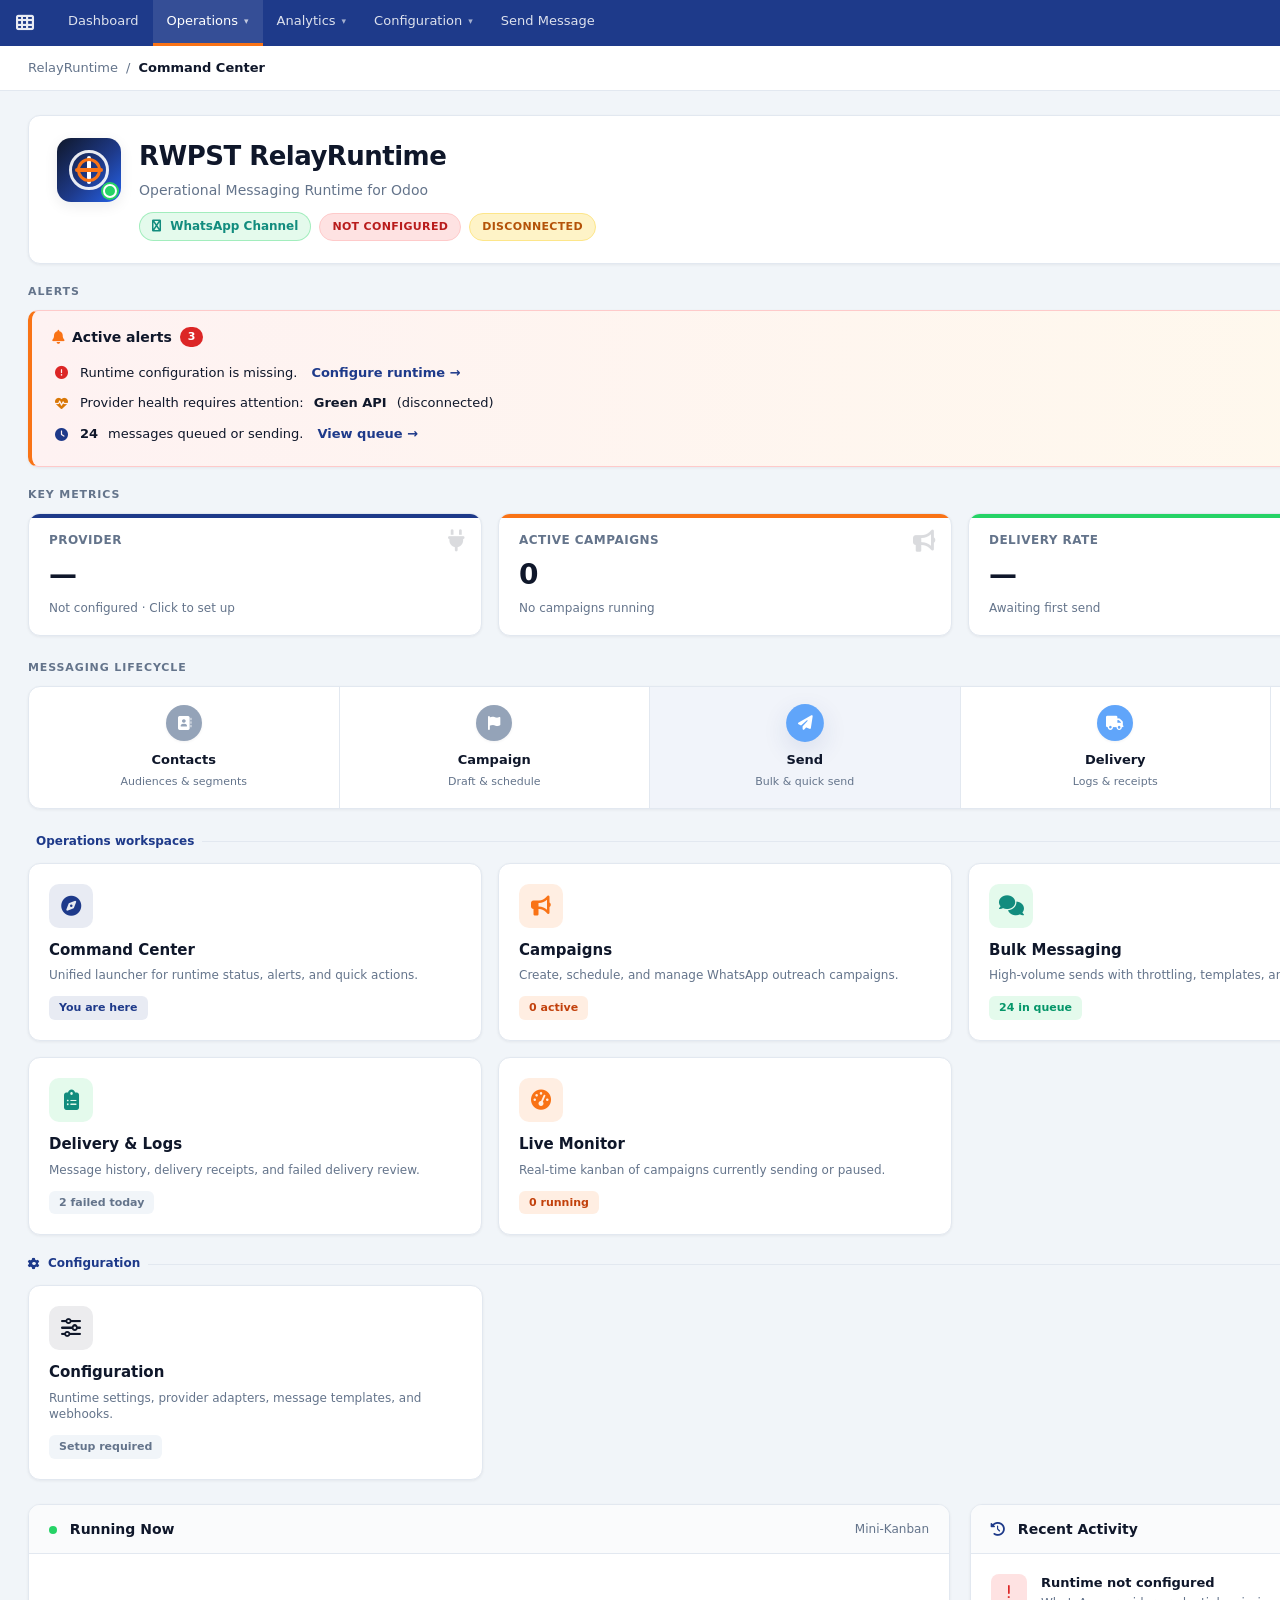
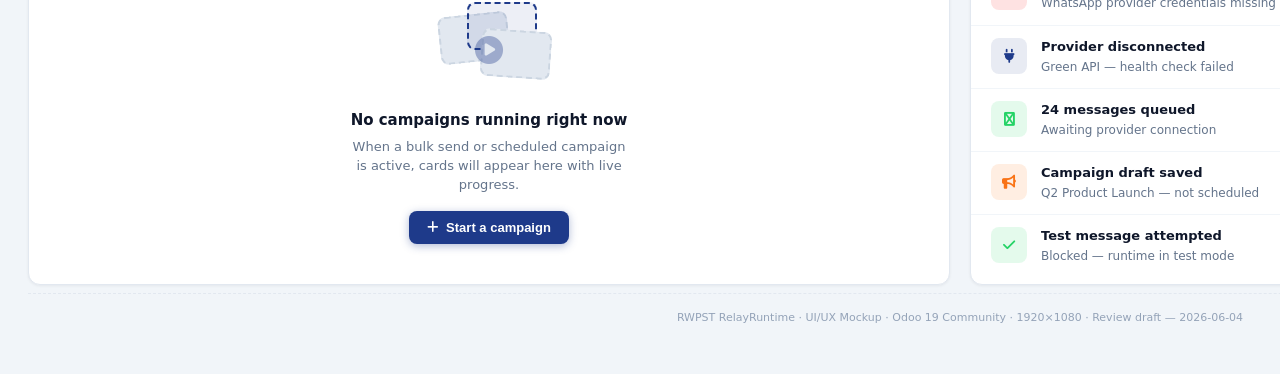
<file: doc/mockups/rwpst_dashboard_mockup.html>
<!DOCTYPE html>
<html lang="en">
<head>
  <meta charset="UTF-8" />
  <meta name="viewport" content="width=1920" />
  <title>RWPST RelayRuntime — Dashboard Mockup</title>
  <link rel="stylesheet" href="https://cdnjs.cloudflare.com/ajax/libs/font-awesome/6.5.1/css/all.min.css" />
  <style>
    :root {
      --rwpst-blue: #1E3A8A;
      --rwpst-blue-bright: #2563EB;
      --rwpst-navy: #0F172A;
      --rwpst-wa: #25D366;
      --rwpst-orange: #F97316;
      --rwpst-bg: #F1F5F9;
      --rwpst-card: #FFFFFF;
      --rwpst-border: #E2E8F0;
      --rwpst-muted: #64748B;
      --stage-draft: #94A3B8;
      --stage-scheduled: #60A5FA;
      --stage-sent: #34D399;
      --stage-converted: #1E40AF;
      --shadow-sm: 0 1px 3px rgba(15, 23, 42, 0.06);
      --shadow-md: 0 4px 14px rgba(15, 23, 42, 0.08);
      --shadow-lg: 0 8px 24px rgba(30, 58, 138, 0.12);
    }
    * { box-sizing: border-box; margin: 0; padding: 0; }
    body {
      width: 1920px;
      min-height: 1080px;
      font-family: "Segoe UI", system-ui, -apple-system, sans-serif;
      background: var(--rwpst-bg);
      color: var(--rwpst-navy);
      font-size: 14px;
      line-height: 1.45;
      overflow-x: hidden;
    }

    /* Odoo chrome — navbar */
    .o_navbar {
      height: 46px;
      background: var(--rwpst-blue);
      display: flex;
      align-items: center;
      padding: 0 16px;
      color: #fff;
      box-shadow: var(--shadow-md);
    }
    .o_navbar .apps { font-size: 18px; margin-right: 20px; opacity: 0.9; }
    .o_navbar .menu-item {
      padding: 0 14px;
      height: 46px;
      display: flex;
      align-items: center;
      font-size: 13px;
      font-weight: 500;
      cursor: pointer;
      border-bottom: 3px solid transparent;
      opacity: 0.85;
    }
    .o_navbar .menu-item:hover { opacity: 1; background: rgba(255,255,255,0.08); }
    .o_navbar .menu-item.active {
      opacity: 1;
      border-bottom-color: var(--rwpst-orange);
      background: rgba(255,255,255,0.1);
    }
    .o_navbar .menu-item.has-sub::after {
      content: "▾";
      font-size: 9px;
      margin-left: 6px;
      opacity: 0.7;
    }
    .o_navbar .spacer { flex: 1; }
    .o_navbar .search {
      background: rgba(255,255,255,0.12);
      border-radius: 6px;
      padding: 6px 14px;
      font-size: 12px;
      width: 220px;
      color: rgba(255,255,255,0.7);
    }
    .o_navbar .badge-notif {
      background: var(--rwpst-orange);
      font-size: 10px;
      padding: 2px 6px;
      border-radius: 10px;
      margin-left: 16px;
    }
    .o_navbar .avatar {
      width: 28px; height: 28px;
      border-radius: 50%;
      background: rgba(255,255,255,0.25);
      margin-left: 12px;
      display: flex; align-items: center; justify-content: center;
      font-size: 12px;
    }

    /* Breadcrumb / control strip */
    .o_control {
      background: var(--rwpst-card);
      border-bottom: 1px solid var(--rwpst-border);
      padding: 10px 28px;
      display: flex;
      align-items: center;
      gap: 8px;
      font-size: 13px;
      color: var(--rwpst-muted);
    }
    .o_control .current { color: var(--rwpst-navy); font-weight: 600; }
    .o_control .facet {
      margin-left: auto;
      background: var(--rwpst-blue);
      color: #fff;
      font-size: 11px;
      padding: 4px 10px;
      border-radius: 4px;
      font-weight: 600;
    }

    .dashboard { padding: 24px 28px 32px; max-width: 1920px; }

    /* App header */
    .app-header {
      background: var(--rwpst-card);
      border-radius: 12px;
      padding: 22px 28px;
      box-shadow: var(--shadow-sm);
      border: 1px solid var(--rwpst-border);
      display: flex;
      justify-content: space-between;
      align-items: flex-start;
      margin-bottom: 20px;
    }
    .app-header-left { display: flex; gap: 18px; align-items: flex-start; }
    .app-logo {
      width: 64px; height: 64px;
      border-radius: 14px;
      background: linear-gradient(135deg, var(--rwpst-navy) 0%, var(--rwpst-blue) 55%, var(--rwpst-blue-bright) 100%);
      position: relative;
      flex-shrink: 0;
      box-shadow: var(--shadow-md);
    }
    .app-logo::before {
      content: "";
      position: absolute;
      inset: 12px;
      border: 3px solid rgba(255,255,255,0.9);
      border-radius: 50%;
    }
    .app-logo::after {
      content: "";
      position: absolute;
      inset: 20px;
      border: 3px solid var(--rwpst-orange);
      border-radius: 50%;
    }
    .logo-cross-v, .logo-cross-h {
      position: absolute;
      background: #fff;
      border-radius: 2px;
    }
    .logo-cross-v { width: 4px; height: 28px; left: 30px; top: 18px; background: #fff; }
    .logo-cross-h { width: 28px; height: 4px; left: 18px; top: 30px; background: var(--rwpst-orange); }
    .logo-wa-dot {
      position: absolute;
      width: 14px; height: 14px;
      background: var(--rwpst-wa);
      border-radius: 50%;
      bottom: 4px; right: 4px;
      border: 2px solid #fff;
      box-shadow: 0 0 0 2px var(--rwpst-wa);
    }
    .app-title { font-size: 26px; font-weight: 700; color: var(--rwpst-navy); letter-spacing: -0.02em; }
    .app-subtitle { font-size: 14px; color: var(--rwpst-muted); margin-top: 4px; }
    .status-pills { display: flex; flex-wrap: wrap; gap: 8px; margin-top: 12px; align-items: center; }
    .pill-wa {
      background: rgba(37, 211, 102, 0.12);
      color: #128C7E;
      border: 1px solid rgba(37, 211, 102, 0.35);
      padding: 5px 12px;
      border-radius: 20px;
      font-size: 12px;
      font-weight: 600;
    }
    .pill-wa i { margin-right: 5px; }
    .pill-status {
      padding: 5px 12px;
      border-radius: 20px;
      font-size: 11px;
      font-weight: 600;
      text-transform: uppercase;
      letter-spacing: 0.03em;
    }
    .pill-not-config { background: #FEE2E2; color: #B91C1C; border: 1px solid #FECACA; }
    .pill-disconnected { background: #FEF3C7; color: #B45309; border: 1px solid #FDE68A; }
    .header-actions { display: flex; gap: 10px; }
    .btn {
      padding: 9px 18px;
      border-radius: 8px;
      font-size: 13px;
      font-weight: 600;
      border: none;
      cursor: pointer;
      display: inline-flex;
      align-items: center;
      gap: 8px;
    }
    .btn-secondary {
      background: #fff;
      color: var(--rwpst-navy);
      border: 1px solid var(--rwpst-border);
    }
    .btn-primary {
      background: var(--rwpst-blue);
      color: #fff;
      box-shadow: 0 2px 8px rgba(30, 58, 138, 0.35);
    }
    .btn-accent {
      background: var(--rwpst-orange);
      color: #fff;
      box-shadow: 0 2px 8px rgba(249, 115, 22, 0.35);
    }

    /* Alerts */
    .section-label {
      font-size: 11px;
      font-weight: 700;
      text-transform: uppercase;
      letter-spacing: 0.08em;
      color: var(--rwpst-muted);
      margin-bottom: 10px;
    }
    .alerts-strip {
      background: linear-gradient(90deg, #FEF2F2 0%, #FFFBEB 100%);
      border: 1px solid #FECACA;
      border-left: 4px solid var(--rwpst-orange);
      border-radius: 10px;
      padding: 16px 20px;
      margin-bottom: 20px;
      box-shadow: var(--shadow-sm);
    }
    .alerts-strip h3 { font-size: 14px; font-weight: 700; margin-bottom: 10px; display: flex; align-items: center; gap: 8px; }
    .alert-count {
      background: #DC2626;
      color: #fff;
      font-size: 11px;
      padding: 2px 8px;
      border-radius: 12px;
    }
    .alert-item {
      display: flex;
      align-items: center;
      gap: 10px;
      padding: 6px 0;
      font-size: 13px;
      color: var(--rwpst-navy);
    }
    .alert-item i { width: 18px; text-align: center; }
    .alert-link { color: var(--rwpst-blue); font-weight: 600; margin-left: 4px; cursor: pointer; }

    /* KPI row */
    .kpi-row {
      display: grid;
      grid-template-columns: repeat(4, 1fr);
      gap: 16px;
      margin-bottom: 24px;
    }
    .kpi-card {
      background: var(--rwpst-card);
      border-radius: 12px;
      padding: 18px 20px;
      border: 1px solid var(--rwpst-border);
      box-shadow: var(--shadow-sm);
      cursor: pointer;
      transition: transform 0.15s, box-shadow 0.15s;
      position: relative;
      overflow: hidden;
    }
    .kpi-card::before {
      content: "";
      position: absolute;
      top: 0; left: 0; right: 0;
      height: 4px;
    }
    .kpi-card:hover { transform: translateY(-2px); box-shadow: var(--shadow-lg); }
    .kpi-card.kpi-provider::before { background: var(--rwpst-blue); }
    .kpi-card.kpi-campaigns::before { background: var(--rwpst-orange); }
    .kpi-card.kpi-delivery::before { background: var(--rwpst-wa); }
    .kpi-card.kpi-queue::before { background: var(--stage-scheduled); }
    .kpi-label { font-size: 12px; color: var(--rwpst-muted); font-weight: 600; text-transform: uppercase; letter-spacing: 0.04em; }
    .kpi-value { font-size: 28px; font-weight: 700; margin: 6px 0 4px; color: var(--rwpst-navy); }
    .kpi-meta { font-size: 12px; color: var(--rwpst-muted); }
    .kpi-icon {
      position: absolute;
      right: 16px; top: 16px;
      font-size: 22px;
      opacity: 0.15;
    }

    /* Lifecycle rail */
    .lifecycle-section { margin-bottom: 24px; }
    .lifecycle-rail {
      display: flex;
      align-items: stretch;
      background: var(--rwpst-card);
      border-radius: 12px;
      border: 1px solid var(--rwpst-border);
      box-shadow: var(--shadow-sm);
      overflow: hidden;
    }
    .lifecycle-stage {
      flex: 1;
      text-align: center;
      padding: 18px 12px;
      position: relative;
      cursor: pointer;
      transition: transform 0.15s, opacity 0.15s;
      border-right: 1px solid var(--rwpst-border);
    }
    .lifecycle-stage:last-child { border-right: none; }
    .lifecycle-stage:hover { transform: translateY(-2px); opacity: 0.92; }
    .lifecycle-stage.active { background: rgba(30, 64, 175, 0.06); }
    .lifecycle-dot {
      width: 36px; height: 36px;
      border-radius: 50%;
      margin: 0 auto 10px;
      display: flex; align-items: center; justify-content: center;
      color: #fff;
      font-size: 14px;
      font-weight: 700;
      box-shadow: var(--shadow-sm);
    }
    .lifecycle-stage:nth-child(1) .lifecycle-dot { background: var(--stage-draft); }
    .lifecycle-stage:nth-child(2) .lifecycle-dot { background: var(--stage-draft); }
    .lifecycle-stage:nth-child(3) .lifecycle-dot { background: var(--stage-scheduled); }
    .lifecycle-stage:nth-child(4) .lifecycle-dot { background: var(--stage-scheduled); }
    .lifecycle-stage:nth-child(5) .lifecycle-dot { background: var(--stage-sent); }
    .lifecycle-stage:nth-child(6) .lifecycle-dot { background: var(--stage-converted); }
    .lifecycle-stage.active .lifecycle-dot { box-shadow: var(--shadow-lg); transform: scale(1.05); }
    .lifecycle-name { font-size: 13px; font-weight: 700; color: var(--rwpst-navy); }
    .lifecycle-desc { font-size: 11px; color: var(--rwpst-muted); margin-top: 4px; }
    .lifecycle-connector {
      position: absolute;
      right: -8px; top: 50%;
      width: 16px; height: 2px;
      background: var(--rwpst-border);
      z-index: 1;
    }

    /* Workspace tiles */
    .tiles-section { margin-bottom: 24px; }
    .tiles-group-label {
      font-size: 12px;
      font-weight: 700;
      color: var(--rwpst-blue);
      margin-bottom: 12px;
      display: flex;
      align-items: center;
      gap: 8px;
    }
    .tiles-group-label::after {
      content: "";
      flex: 1;
      height: 1px;
      background: var(--rwpst-border);
    }
    .tiles-grid {
      display: grid;
      grid-template-columns: repeat(4, 1fr);
      gap: 16px;
      margin-bottom: 20px;
    }
    .tiles-grid.config-row {
      grid-template-columns: repeat(3, 1fr);
      max-width: 75%;
    }
    .tile {
      background: var(--rwpst-card);
      border-radius: 12px;
      padding: 20px;
      border: 1px solid var(--rwpst-border);
      box-shadow: var(--shadow-sm);
      cursor: pointer;
      transition: transform 0.15s, box-shadow 0.15s, border-color 0.15s;
      min-height: 148px;
      display: flex;
      flex-direction: column;
    }
    .tile:hover {
      transform: translateY(-3px);
      box-shadow: var(--shadow-lg);
    }
    .tile.tile-blue:hover { border-color: rgba(30, 58, 138, 0.4); background: linear-gradient(180deg, #fff 0%, rgba(30, 58, 138, 0.04) 100%); }
    .tile.tile-wa:hover { border-color: rgba(37, 211, 102, 0.4); background: linear-gradient(180deg, #fff 0%, rgba(37, 211, 102, 0.05) 100%); }
    .tile.tile-orange:hover { border-color: rgba(249, 115, 22, 0.4); background: linear-gradient(180deg, #fff 0%, rgba(249, 115, 22, 0.05) 100%); }
    .tile.tile-navy:hover { border-color: rgba(15, 23, 42, 0.25); background: linear-gradient(180deg, #fff 0%, rgba(15, 23, 42, 0.03) 100%); }
    .tile-icon {
      width: 44px; height: 44px;
      border-radius: 10px;
      display: flex; align-items: center; justify-content: center;
      font-size: 20px;
      margin-bottom: 12px;
    }
    .tile-icon.blue { background: rgba(30, 58, 138, 0.1); color: var(--rwpst-blue); }
    .tile-icon.wa { background: rgba(37, 211, 102, 0.12); color: #128C7E; }
    .tile-icon.orange { background: rgba(249, 115, 22, 0.12); color: var(--rwpst-orange); }
    .tile-icon.navy { background: rgba(15, 23, 42, 0.08); color: var(--rwpst-navy); }
    .tile-title { font-size: 15px; font-weight: 700; color: var(--rwpst-navy); margin-bottom: 6px; }
    .tile-desc { font-size: 12px; color: var(--rwpst-muted); flex: 1; line-height: 1.4; }
    .tile-kpi {
      display: inline-block;
      margin-top: 12px;
      font-size: 11px;
      font-weight: 700;
      padding: 4px 10px;
      border-radius: 6px;
      align-self: flex-start;
    }
    .tile-kpi.blue { background: rgba(30, 58, 138, 0.1); color: var(--rwpst-blue); }
    .tile-kpi.wa { background: rgba(37, 211, 102, 0.12); color: #059669; }
    .tile-kpi.orange { background: rgba(249, 115, 22, 0.12); color: #C2410C; }
    .tile-kpi.muted { background: #F1F5F9; color: var(--rwpst-muted); }

    /* Bottom row: kanban + activity */
    .bottom-row {
      display: grid;
      grid-template-columns: 1fr 1fr;
      gap: 20px;
    }
    .panel {
      background: var(--rwpst-card);
      border-radius: 12px;
      border: 1px solid var(--rwpst-border);
      box-shadow: var(--shadow-sm);
      overflow: hidden;
    }
    .panel-header {
      padding: 14px 20px;
      border-bottom: 1px solid var(--rwpst-border);
      font-weight: 700;
      font-size: 14px;
      display: flex;
      align-items: center;
      justify-content: space-between;
      background: #FAFBFC;
    }
    .panel-header .live-dot {
      width: 8px; height: 8px;
      background: var(--rwpst-wa);
      border-radius: 50%;
      display: inline-block;
      margin-right: 8px;
      animation: pulse 2s infinite;
    }
    @keyframes pulse {
      0%, 100% { opacity: 1; }
      50% { opacity: 0.5; }
    }

    /* Mini kanban empty */
    .kanban-empty {
      padding: 40px 24px;
      text-align: center;
    }
    .kanban-illus {
      width: 120px; height: 100px;
      margin: 0 auto 16px;
      position: relative;
    }
    .kanban-illus .card-ghost {
      position: absolute;
      width: 70px; height: 48px;
      background: #E2E8F0;
      border-radius: 8px;
      border: 2px dashed #CBD5E1;
    }
    .kanban-illus .card-ghost:nth-child(1) { left: 10px; top: 20px; transform: rotate(-6deg); }
    .kanban-illus .card-ghost:nth-child(2) { left: 38px; top: 8px; background: rgba(30, 58, 138, 0.08); border-color: var(--rwpst-blue); }
    .kanban-illus .card-ghost:nth-child(3) { left: 52px; top: 36px; transform: rotate(4deg); }
    .kanban-illus i {
      position: absolute;
      font-size: 28px;
      color: var(--rwpst-blue);
      opacity: 0.35;
      left: 50%; top: 50%;
      transform: translate(-50%, -30%);
    }
    .kanban-empty h4 { font-size: 15px; color: var(--rwpst-navy); margin-bottom: 6px; }
    .kanban-empty p { font-size: 13px; color: var(--rwpst-muted); max-width: 280px; margin: 0 auto; }

    /* Activity feed */
    .activity-list { padding: 8px 0; max-height: 320px; }
    .activity-item {
      display: flex;
      gap: 14px;
      padding: 12px 20px;
      border-bottom: 1px solid #F1F5F9;
      align-items: flex-start;
    }
    .activity-item:last-child { border-bottom: none; }
    .activity-icon {
      width: 36px; height: 36px;
      border-radius: 8px;
      display: flex; align-items: center; justify-content: center;
      font-size: 14px;
      flex-shrink: 0;
    }
    .activity-icon.campaign { background: rgba(249, 115, 22, 0.12); color: var(--rwpst-orange); }
    .activity-icon.message { background: rgba(37, 211, 102, 0.12); color: var(--rwpst-wa); }
    .activity-icon.event { background: rgba(30, 58, 138, 0.1); color: var(--rwpst-blue); }
    .activity-icon.alert { background: #FEE2E2; color: #DC2626; }
    .activity-body { flex: 1; min-width: 0; }
    .activity-title { font-size: 13px; font-weight: 600; color: var(--rwpst-navy); }
    .activity-detail { font-size: 12px; color: var(--rwpst-muted); margin-top: 2px; }
    .activity-time { font-size: 11px; color: #94A3B8; white-space: nowrap; }

    .footer-note {
      text-align: center;
      padding: 16px;
      font-size: 11px;
      color: #94A3B8;
      border-top: 1px dashed var(--rwpst-border);
      margin-top: 8px;
    }
  </style>
</head>
<body>

  <!-- Odoo navbar (RWPST blue, no purple) -->
  <nav class="o_navbar">
    <span class="apps"><i class="fa fa-th"></i></span>
    <span class="menu-item">Dashboard</span>
    <span class="menu-item active has-sub">Operations</span>
    <span class="menu-item has-sub">Analytics</span>
    <span class="menu-item has-sub">Configuration</span>
    <span class="menu-item">Send Message</span>
    <span class="spacer"></span>
    <span class="search"><i class="fa fa-search"></i> Search...</span>
    <span class="badge-notif">3</span>
    <span class="avatar"><i class="fa fa-user"></i></span>
  </nav>

  <div class="o_control">
    <span>RelayRuntime</span>
    <span>/</span>
    <span class="current">Command Center</span>
    <span class="facet">Dashboard</span>
  </div>

  <main class="dashboard">

    <!-- App identity header -->
    <header class="app-header">
      <div class="app-header-left">
        <div class="app-logo">
          <span class="logo-cross-v"></span>
          <span class="logo-cross-h"></span>
          <span class="logo-wa-dot"></span>
        </div>
        <div>
          <h1 class="app-title">RWPST RelayRuntime</h1>
          <p class="app-subtitle">Operational Messaging Runtime for Odoo</p>
          <div class="status-pills">
            <span class="pill-wa"><i class="fa fa-whatsapp"></i> WhatsApp Channel</span>
            <span class="pill-status pill-not-config">Not Configured</span>
            <span class="pill-status pill-disconnected">Disconnected</span>
          </div>
        </div>
      </div>
      <div class="header-actions">
        <button class="btn btn-secondary"><i class="fa fa-refresh"></i> Refresh</button>
        <button class="btn btn-secondary"><i class="fa fa-comment"></i> Send Message</button>
        <button class="btn btn-accent"><i class="fa fa-plus"></i> New Bulk Send</button>
      </div>
    </header>

    <!-- Alerts -->
    <div class="section-label">Alerts</div>
    <div class="alerts-strip">
      <h3><i class="fa fa-bell" style="color:var(--rwpst-orange)"></i> Active alerts <span class="alert-count">3</span></h3>
      <div class="alert-item"><i class="fa fa-exclamation-circle" style="color:#DC2626"></i> Runtime configuration is missing. <span class="alert-link">Configure runtime →</span></div>
      <div class="alert-item"><i class="fa fa-heartbeat" style="color:#D97706"></i> Provider health requires attention: <strong>Green API</strong> (disconnected)</div>
      <div class="alert-item"><i class="fa fa-clock" style="color:var(--rwpst-blue)"></i> <strong>24</strong> messages queued or sending. <span class="alert-link">View queue →</span></div>
    </div>

    <!-- KPIs -->
    <div class="section-label">Key metrics</div>
    <div class="kpi-row">
      <div class="kpi-card kpi-provider">
        <i class="fa fa-plug kpi-icon"></i>
        <div class="kpi-label">Provider</div>
        <div class="kpi-value">—</div>
        <div class="kpi-meta">Not configured · Click to set up</div>
      </div>
      <div class="kpi-card kpi-campaigns">
        <i class="fa fa-bullhorn kpi-icon"></i>
        <div class="kpi-label">Active Campaigns</div>
        <div class="kpi-value">0</div>
        <div class="kpi-meta">No campaigns running</div>
      </div>
      <div class="kpi-card kpi-delivery">
        <i class="fa fa-paper-plane kpi-icon"></i>
        <div class="kpi-label">Delivery Rate</div>
        <div class="kpi-value">—</div>
        <div class="kpi-meta">Awaiting first send</div>
      </div>
      <div class="kpi-card kpi-queue">
        <i class="fa fa-list kpi-icon"></i>
        <div class="kpi-label">Queue</div>
        <div class="kpi-value">24</div>
        <div class="kpi-meta">Pending · 2 failed today</div>
      </div>
    </div>

    <!-- Lifecycle rail -->
    <div class="lifecycle-section">
      <div class="section-label">Messaging lifecycle</div>
      <div class="lifecycle-rail">
        <div class="lifecycle-stage">
          <div class="lifecycle-dot"><i class="fa fa-address-book"></i></div>
          <div class="lifecycle-name">Contacts</div>
          <div class="lifecycle-desc">Audiences &amp; segments</div>
        </div>
        <div class="lifecycle-stage">
          <div class="lifecycle-dot"><i class="fa fa-flag"></i></div>
          <div class="lifecycle-name">Campaign</div>
          <div class="lifecycle-desc">Draft &amp; schedule</div>
        </div>
        <div class="lifecycle-stage active">
          <div class="lifecycle-dot"><i class="fa fa-paper-plane"></i></div>
          <div class="lifecycle-name">Send</div>
          <div class="lifecycle-desc">Bulk &amp; quick send</div>
        </div>
        <div class="lifecycle-stage">
          <div class="lifecycle-dot"><i class="fa fa-truck"></i></div>
          <div class="lifecycle-name">Delivery</div>
          <div class="lifecycle-desc">Logs &amp; receipts</div>
        </div>
        <div class="lifecycle-stage">
          <div class="lifecycle-dot"><i class="fa fa-desktop"></i></div>
          <div class="lifecycle-name">Monitor</div>
          <div class="lifecycle-desc">Live campaign view</div>
        </div>
        <div class="lifecycle-stage">
          <div class="lifecycle-dot"><i class="fa fa-chart-line"></i></div>
          <div class="lifecycle-name">Analytics</div>
          <div class="lifecycle-desc">Performance insights</div>
        </div>
      </div>
    </div>

    <!-- Workspace tiles — Operations -->
    <div class="tiles-section">
      <div class="tiles-group-label"><i class="fa fa-grid-2"></i> Operations workspaces</div>
      <div class="tiles-grid">
        <div class="tile tile-blue">
          <div class="tile-icon blue"><i class="fa fa-compass"></i></div>
          <div class="tile-title">Command Center</div>
          <div class="tile-desc">Unified launcher for runtime status, alerts, and quick actions.</div>
          <span class="tile-kpi blue">You are here</span>
        </div>
        <div class="tile tile-orange">
          <div class="tile-icon orange"><i class="fa fa-bullhorn"></i></div>
          <div class="tile-title">Campaigns</div>
          <div class="tile-desc">Create, schedule, and manage WhatsApp outreach campaigns.</div>
          <span class="tile-kpi orange">0 active</span>
        </div>
        <div class="tile tile-wa">
          <div class="tile-icon wa"><i class="fa fa-comments"></i></div>
          <div class="tile-title">Bulk Messaging</div>
          <div class="tile-desc">High-volume sends with throttling, templates, and safety checks.</div>
          <span class="tile-kpi wa">24 in queue</span>
        </div>
        <div class="tile tile-blue">
          <div class="tile-icon blue"><i class="fa fa-users"></i></div>
          <div class="tile-title">Contacts &amp; Audiences</div>
          <div class="tile-desc">Partner lists, tags, and audience filters for targeting.</div>
          <span class="tile-kpi blue">1.2k contacts</span>
        </div>
        <div class="tile tile-wa">
          <div class="tile-icon wa"><i class="fa fa-clipboard-list"></i></div>
          <div class="tile-title">Delivery &amp; Logs</div>
          <div class="tile-desc">Message history, delivery receipts, and failed delivery review.</div>
          <span class="tile-kpi muted">2 failed today</span>
        </div>
        <div class="tile tile-orange">
          <div class="tile-icon orange"><i class="fa fa-tachometer-alt"></i></div>
          <div class="tile-title">Live Monitor</div>
          <div class="tile-desc">Real-time kanban of campaigns currently sending or paused.</div>
          <span class="tile-kpi orange">0 running</span>
        </div>
      </div>

      <div class="tiles-group-label"><i class="fa fa-cog"></i> Configuration</div>
      <div class="tiles-grid config-row">
        <div class="tile tile-navy">
          <div class="tile-icon navy"><i class="fa fa-sliders-h"></i></div>
          <div class="tile-title">Configuration</div>
          <div class="tile-desc">Runtime settings, provider adapters, message templates, and webhooks.</div>
          <span class="tile-kpi muted">Setup required</span>
        </div>
      </div>
    </div>

    <!-- Running now + Recent activity -->
    <div class="bottom-row">
      <div class="panel">
        <div class="panel-header">
          <span><span class="live-dot"></span> Running Now</span>
          <span style="font-size:12px;font-weight:500;color:var(--rwpst-muted)">Mini-Kanban</span>
        </div>
        <div class="kanban-empty">
          <div class="kanban-illus">
            <div class="card-ghost"></div>
            <div class="card-ghost"></div>
            <div class="card-ghost"></div>
            <i class="fa fa-play-circle"></i>
          </div>
          <h4>No campaigns running right now</h4>
          <p>When a bulk send or scheduled campaign is active, cards will appear here with live progress.</p>
          <button class="btn btn-primary" style="margin-top:16px"><i class="fa fa-plus"></i> Start a campaign</button>
        </div>
      </div>

      <div class="panel">
        <div class="panel-header">
          <span><i class="fa fa-history" style="color:var(--rwpst-blue);margin-right:8px"></i> Recent Activity</span>
          <span style="font-size:12px;color:var(--rwpst-blue);font-weight:600;cursor:pointer">View all →</span>
        </div>
        <div class="activity-list">
          <div class="activity-item">
            <div class="activity-icon alert"><i class="fa fa-exclamation"></i></div>
            <div class="activity-body">
              <div class="activity-title">Runtime not configured</div>
              <div class="activity-detail">WhatsApp provider credentials missing</div>
            </div>
            <span class="activity-time">2m ago</span>
          </div>
          <div class="activity-item">
            <div class="activity-icon event"><i class="fa fa-plug"></i></div>
            <div class="activity-body">
              <div class="activity-title">Provider disconnected</div>
              <div class="activity-detail">Green API — health check failed</div>
            </div>
            <span class="activity-time">18m ago</span>
          </div>
          <div class="activity-item">
            <div class="activity-icon message"><i class="fa fa-whatsapp"></i></div>
            <div class="activity-body">
              <div class="activity-title">24 messages queued</div>
              <div class="activity-detail">Awaiting provider connection</div>
            </div>
            <span class="activity-time">1h ago</span>
          </div>
          <div class="activity-item">
            <div class="activity-icon campaign"><i class="fa fa-bullhorn"></i></div>
            <div class="activity-body">
              <div class="activity-title">Campaign draft saved</div>
              <div class="activity-detail">Q2 Product Launch — not scheduled</div>
            </div>
            <span class="activity-time">Yesterday</span>
          </div>
          <div class="activity-item">
            <div class="activity-icon message"><i class="fa fa-check"></i></div>
            <div class="activity-body">
              <div class="activity-title">Test message attempted</div>
              <div class="activity-detail">Blocked — runtime in test mode</div>
            </div>
            <span class="activity-time">Yesterday</span>
          </div>
        </div>
      </div>
    </div>

    <p class="footer-note">RWPST RelayRuntime · UI/UX Mockup · Odoo 19 Community · 1920×1080 · Review draft — 2026-06-04</p>
  </main>
</body>
</html>
</file>
